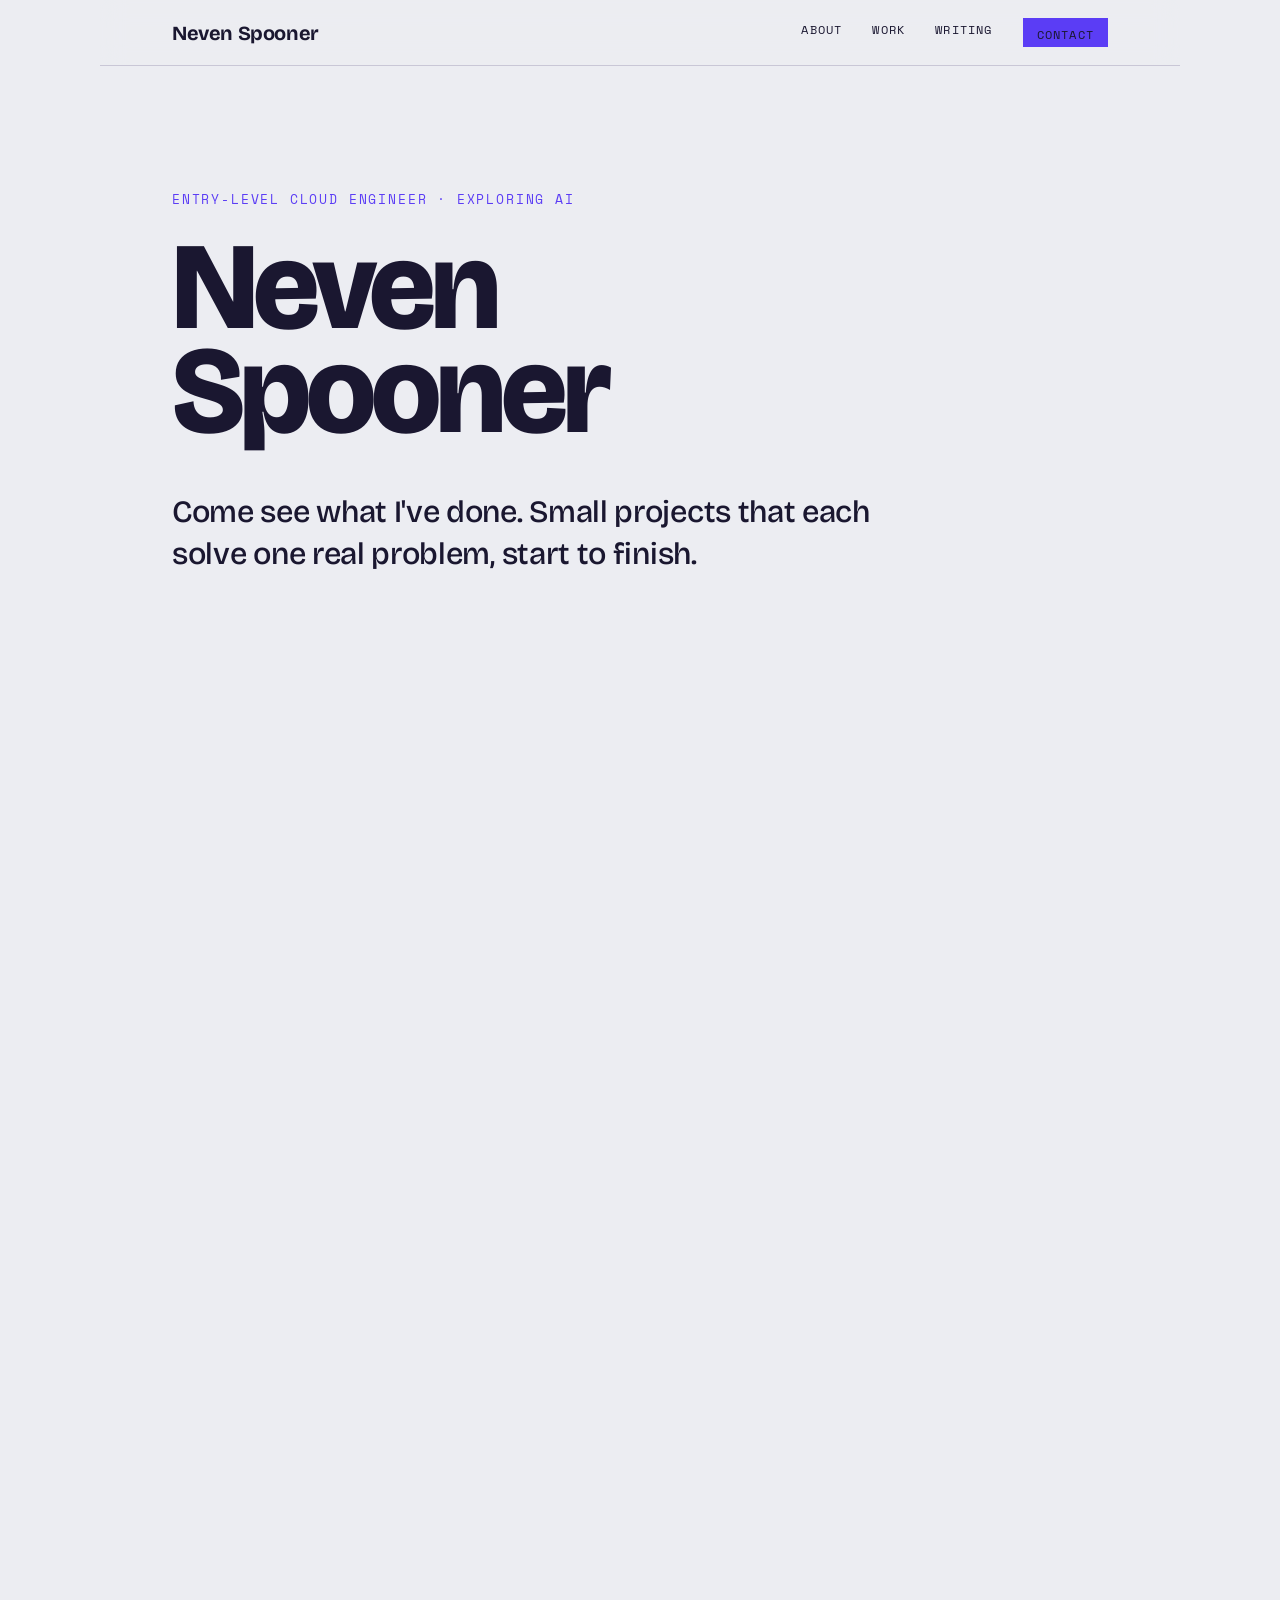
<file: index.html>
<!DOCTYPE html>
<html lang="en">
<head>
  <meta charset="UTF-8">
  <meta name="viewport" content="width=device-width, initial-scale=1.0">
  <title>Neven Spooner · Cloud Engineer</title>
  <meta name="description" content="Neven Spooner, entry-level cloud engineer building small projects on AWS.">
  <link rel="preconnect" href="https://fonts.googleapis.com">
  <link rel="preconnect" href="https://fonts.gstatic.com" crossorigin>
  <link href="https://fonts.googleapis.com/css2?family=Bricolage+Grotesque:opsz,wght@12..96,400..800&family=Hanken+Grotesk:wght@400;500;600;700&family=Space+Mono:wght@400;700&display=swap" rel="stylesheet">
  <link rel="icon" type="image/svg+xml" href="favicon.svg">
  <link rel="stylesheet" href="styles.css">
</head>
<body>
  <div class="page">

    <nav class="nav">
      <a class="nav__brand" href="#top">Neven Spooner</a>
      <div class="nav__links">
        <a href="#about" data-nav="about">ABOUT</a>
        <a href="#work" data-nav="work">WORK</a>
        <a href="#writing" data-nav="writing">WRITING</a>
        <a class="nav__cta" href="#contact">CONTACT</a>
      </div>
    </nav>

    <header class="hero" id="top">
      <p class="kicker">ENTRY-LEVEL CLOUD ENGINEER · EXPLORING AI</p>
      <h1>Neven<br>Spooner</h1>
      <p class="hero__lede">Come see what I've done. Small projects that each solve one real problem, start to finish.</p>
    </header>

    <section class="section about" id="about">
      <p class="kicker section__kicker">ABOUT</p>
      <div class="about__grid">
        <div>
          <p class="about__lead">I signed up to break into systems and came away wanting to build them instead. Cybersecurity taught me how things fail; the cloud lets me design something, ship it, and watch it run. Now I'm delving into AI.</p>
          <p class="about__sub">Off the page: volleyball, music, and arts &amp; crafts. Different materials, same instinct, make the thing.</p>
        </div>
        <!-- Replace the placeholder with your own photo:
             <div class="photo"><img src="assets/neven-spooner.jpg" alt="Neven Spooner"></div> -->
        <div class="photo">your photo here</div>
      </div>
    </section>

    <section class="section work" id="work">
      <p class="kicker section__kicker">SELECTED WORK</p>
      <h2>Things I've built.</h2>
      <!-- Rendered from data/projects.json by main.js -->
      <div id="work-list"></div>
    </section>

    <section class="section writing" id="writing">
      <p class="kicker section__kicker">WRITING</p>
      <h2>Field notes.</h2>
      <p class="writing__intro">Longer write-ups on what building the projects above actually taught me.</p>
      <!-- Rendered from data/posts.json by main.js -->
      <div id="writing-list"></div>
    </section>

    <footer class="contact" id="contact">
      <p class="kicker section__kicker">GET IN TOUCH</p>
      <h2>Let's talk.</h2>
      <p>Open to entry-level cloud &amp; AI roles. Email is the fastest way to reach me, I answer everything.</p>
      <a class="contact__email" href="mailto:nevenspooner03@gmail.com">nevenspooner03@gmail.com</a>
      <div class="contact__links">
        <a href="https://github.com/nsepvo">github.com/nsepvo ↗</a>
        <a href="https://www.linkedin.com/in/neven-spooner/">linkedin.com/in/neven-spooner ↗</a>
      </div>
    </footer>

  </div>

  <script src="main.js"></script>
</body>
</html>
</file>
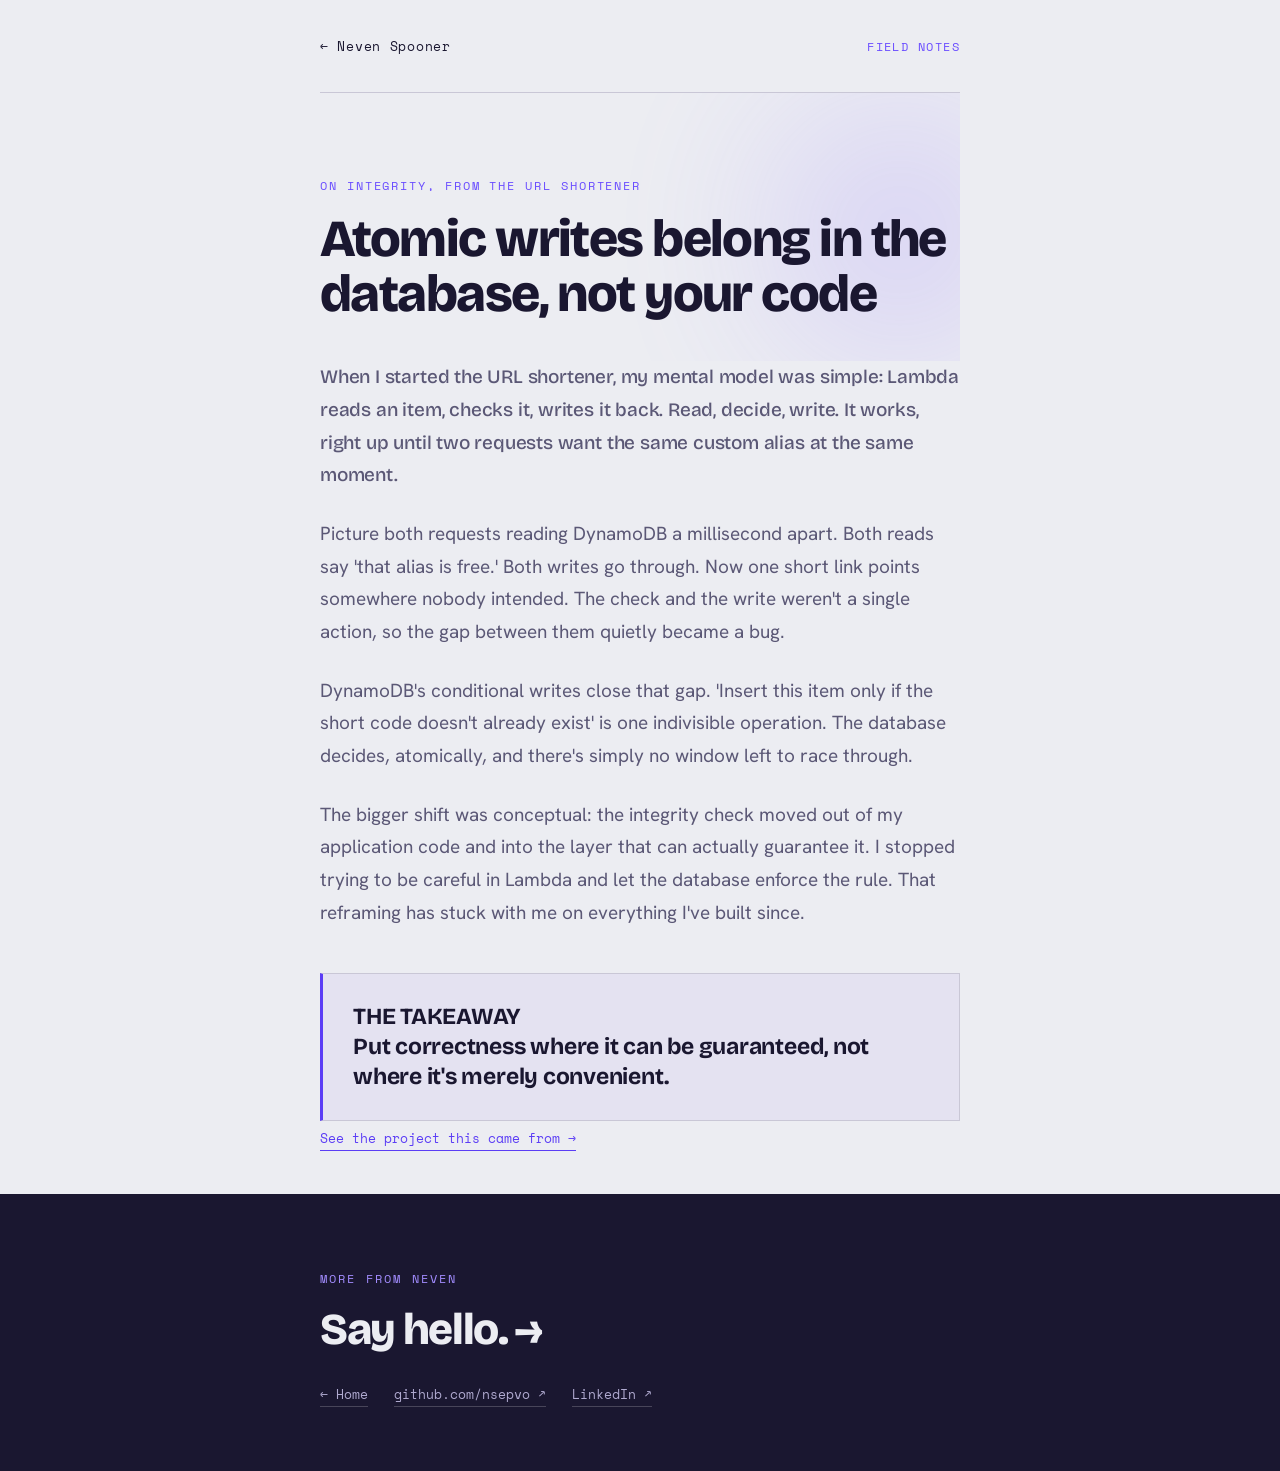
<file: post.html>
<!DOCTYPE html>
<html lang="en">
<head>
  <meta charset="UTF-8">
  <meta name="viewport" content="width=device-width, initial-scale=1.0">
  <title>Neven Spooner</title>
  <meta name="description" content="Field note by Neven Spooner.">
  <link rel="preconnect" href="https://fonts.googleapis.com">
  <link rel="preconnect" href="https://fonts.gstatic.com" crossorigin>
  <link href="https://fonts.googleapis.com/css2?family=Bricolage+Grotesque:opsz,wght@12..96,400..800&family=Hanken+Grotesk:wght@400;500;600;700&family=Space+Mono:wght@400;700&display=swap" rel="stylesheet">
  <link rel="icon" type="image/svg+xml" href="favicon.svg">
  <link rel="stylesheet" href="styles.css">
</head>
<body>

  <!-- Populated from data/posts.json (via ?post=slug) by main.js -->
  <main class="doc doc--narrow" id="post-root"></main>

  <footer class="doc-footer doc-footer--narrow">
    <div class="doc-footer__inner">
      <p class="doc-footer__label">MORE FROM NEVEN</p>
      <a class="doc-footer__big" href="mailto:nevenspooner03@gmail.com">Say hello. →</a>
      <div class="doc-footer__links">
        <a href="index.html">← Home</a>
        <a href="https://github.com/nsepvo">github.com/nsepvo ↗</a>
        <a href="https://www.linkedin.com/in/neven-spooner/">LinkedIn ↗</a>
      </div>
    </div>
  </footer>

  <script src="main.js"></script>
</body>
</html>
</file>
<file: styles.css>
/* nevenspooner.com styles
   Type: Bricolage Grotesque (display), Hanken Grotesk (body), Space Mono (labels) */

:root {
  --bg: #ECEDF2;
  --ink: #1A1730;
  --muted: #5B5876;
  --muted-soft: #9795AB;
  --accent: #5B3DF5;
  --accent-soft: #6A4DFF;
  --line: #C9C7D6;
  --line-soft: #D3D2DE;
  --tint: #E4E2F1;
  --tint-line: #CFCCE6;
  --surface: #FFFFFF;
  --ink-bg: #1A1730;
  --ink-bg-text: #ECEDF2;
  --ink-bg-muted: #B0AAD0;
  --ink-bg-accent: #A38DFF;

  --display: 'Bricolage Grotesque', sans-serif;
  --body: 'Hanken Grotesk', system-ui, sans-serif;
  --mono: 'Space Mono', monospace;
}

* { box-sizing: border-box; }

html { scroll-behavior: smooth; }

body {
  margin: 0;
  background: var(--bg);
  color: var(--ink);
  font-family: var(--body);
  -webkit-font-smoothing: antialiased;
}

a { color: inherit; }

.page {
  max-width: 1080px;
  margin: 0 auto;
  background: var(--bg);
}

/* ---------- Navigation ---------- */

.nav {
  position: sticky;
  top: 0;
  z-index: 30;
  display: flex;
  justify-content: space-between;
  align-items: center;
  padding: 18px 72px;
  background: rgba(236, 237, 242, 0.86);
  backdrop-filter: blur(12px);
  border-bottom: 1px solid var(--line);
}

.nav__brand {
  font-family: var(--display);
  font-weight: 700;
  font-size: 20px;
  letter-spacing: -0.02em;
  text-decoration: none;
  color: var(--ink);
}

.nav__links {
  display: flex;
  align-items: center;
  gap: 30px;
  font-family: var(--mono);
  font-size: 12px;
  letter-spacing: 0.1em;
}

.nav__links a {
  color: var(--ink);
  text-decoration: none;
  padding-bottom: 4px;
  border-bottom: 2px solid transparent;
  transition: color 0.15s, border-color 0.15s;
}

.nav__links a:hover { color: var(--accent); }

.nav__links a.is-active {
  color: var(--accent);
  border-color: var(--accent);
}

.nav__cta {
  color: #fff;
  background: var(--accent);
  padding: 8px 14px;
  border-bottom: none !important;
}

.nav__cta:hover { color: #fff; }

/* ---------- Hero ---------- */

.hero { padding: 110px 72px 130px; }

.kicker {
  font-family: var(--mono);
  font-size: 13px;
  letter-spacing: 0.14em;
  color: var(--accent);
}

.hero h1 {
  font-family: var(--display);
  font-weight: 800;
  font-size: 124px;
  line-height: 0.84;
  letter-spacing: -0.04em;
  margin: 26px 0 0;
}

.hero__lede {
  font-family: var(--display);
  font-weight: 500;
  font-size: 31px;
  line-height: 1.35;
  letter-spacing: -0.01em;
  max-width: 720px;
  margin: 48px 0 0;
}

/* ---------- Section reveal (Apple-style pop in/out) ---------- */

.reveal {
  opacity: 0;
  transform: translateY(48px);
  transition: opacity 0.8s cubic-bezier(0.16, 0.84, 0.44, 1),
              transform 0.8s cubic-bezier(0.16, 0.84, 0.44, 1);
  will-change: opacity, transform;
}

.reveal.is-in {
  opacity: 1;
  transform: none;
}

@media (prefers-reduced-motion: reduce) {
  .reveal { opacity: 1; transform: none; transition: none; }
}

/* ---------- Sections ---------- */

.section { padding: 100px 72px; }

.section h2 {
  font-family: var(--display);
  font-weight: 800;
  font-size: 56px;
  letter-spacing: -0.03em;
  margin: 0 0 40px;
}

.section__kicker { font-size: 12px; letter-spacing: 0.16em; }

/* About */

.about .section__kicker { margin-bottom: 44px; }

.about__grid {
  display: grid;
  grid-template-columns: 1.35fr 1fr;
  gap: 64px;
  align-items: start;
}

.about__lead { font-size: 24px; line-height: 1.6; margin: 0 0 24px; }
.about__sub { font-size: 19px; line-height: 1.64; color: var(--muted); margin: 0; }

.photo {
  width: 100%;
  height: 320px;
  border: 1px solid var(--line);
  background: var(--surface);
  display: grid;
  place-items: center;
  color: var(--muted-soft);
  font-family: var(--mono);
  font-size: 13px;
  letter-spacing: 0.06em;
}

.photo img { width: 100%; height: 100%; object-fit: cover; display: block; }

/* Work */

.work .section__kicker { margin-bottom: 14px; }

.work-item {
  display: block;
  padding: 34px 0;
  border-bottom: 1px solid var(--line-soft);
  text-decoration: none;
  color: var(--ink);
  transition: padding-left 0.18s;
}

.work-item:hover { padding-left: 14px; }

.work-item__row {
  display: flex;
  justify-content: space-between;
  align-items: baseline;
  gap: 24px;
}

.work-item h3 {
  font-family: var(--display);
  font-weight: 700;
  font-size: 36px;
  letter-spacing: -0.025em;
  margin: 0;
}

.work-item__cta {
  font-family: var(--mono);
  font-size: 13px;
  color: var(--accent);
  white-space: nowrap;
}

.work-item p {
  font-size: 18px;
  line-height: 1.55;
  color: var(--muted);
  margin: 14px 0 0;
  max-width: 660px;
}

.work-item__stack {
  font-family: var(--mono);
  font-size: 12px;
  color: var(--muted-soft);
  margin-top: 16px;
}

/* Writing */

.writing { background: var(--tint); }
.writing .section__kicker { margin-bottom: 14px; }
.writing h2 { margin: 0 0 8px; }

.writing__intro {
  font-size: 18px;
  color: var(--muted);
  margin: 0 0 40px;
  max-width: 520px;
}

.note {
  display: block;
  padding: 30px 0;
  border-top: 1px solid var(--tint-line);
  text-decoration: none;
  color: var(--ink);
  transition: opacity 0.15s;
}

.note:hover { opacity: 0.62; }

.note__row {
  display: flex;
  justify-content: space-between;
  align-items: baseline;
  gap: 24px;
}

.note h3 {
  font-family: var(--display);
  font-weight: 600;
  font-size: 26px;
  letter-spacing: -0.015em;
  margin: 0;
  max-width: 660px;
}

.note__cta {
  font-family: var(--mono);
  font-size: 12px;
  color: var(--accent);
  white-space: nowrap;
}

.note__teaser { font-size: 16px; color: var(--muted); margin-top: 8px; }

/* ---------- Contact / footer ---------- */

.contact {
  background: var(--ink-bg);
  color: var(--ink-bg-text);
  padding: 110px 72px;
}

.contact .section__kicker { color: var(--ink-bg-accent); margin-bottom: 16px; }

.contact h2 {
  font-family: var(--display);
  font-weight: 800;
  font-size: 70px;
  letter-spacing: -0.03em;
  margin: 0 0 10px;
}

.contact p {
  color: var(--ink-bg-muted);
  font-size: 18px;
  max-width: 520px;
  margin: 0 0 34px;
}

.contact__email {
  font-family: var(--display);
  font-weight: 700;
  font-size: 42px;
  letter-spacing: -0.02em;
  color: var(--ink-bg-text);
  text-decoration: none;
  border-bottom: 2px solid var(--ink-bg-accent);
}

.contact__links {
  display: flex;
  gap: 26px;
  margin-top: 34px;
  font-family: var(--mono);
  font-size: 13px;
  color: var(--ink-bg-muted);
}

.contact__links a {
  color: var(--ink-bg-muted);
  text-decoration: none;
  border-bottom: 1px solid rgba(255, 255, 255, 0.2);
  padding-bottom: 2px;
}

/* ---------- Article pages (projects + writing) ---------- */

.doc { max-width: 900px; margin: 0 auto; padding: 0 40px; }
.doc--narrow { max-width: 720px; }

.doc__bar {
  display: flex;
  justify-content: space-between;
  align-items: center;
  padding: 36px 0;
  border-bottom: 1px solid var(--line);
  font-family: var(--mono);
  font-size: 12px;
  letter-spacing: 0.06em;
}

.doc__back { color: var(--ink); text-decoration: none; font-size: 13px; }
.doc__tag { color: var(--accent-soft); letter-spacing: 0.12em; }

.doc__header {
  padding: 72px 0 48px;
  border-bottom: 1px solid var(--line);
  position: relative;
  overflow: hidden;
}

.doc__header--narrow { padding: 72px 0 40px; border-bottom: none; }

.glow {
  position: absolute;
  top: 20px;
  right: -60px;
  width: 240px;
  height: 240px;
  border-radius: 50%;
  filter: blur(90px);
  background: #8A6DFF;
  opacity: 0.24;
}

.doc__kicker {
  position: relative;
  font-family: var(--mono);
  font-size: 12px;
  letter-spacing: 0.16em;
  color: var(--accent-soft);
}

.doc__header h1 {
  position: relative;
  font-family: var(--display);
  font-weight: 800;
  font-size: 66px;
  line-height: 0.98;
  letter-spacing: -0.03em;
  margin: 16px 0 0;
}

.doc__header--narrow h1 { font-size: 52px; line-height: 1.05; margin-top: 18px; }

.doc__tagline {
  position: relative;
  font-size: 22px;
  line-height: 1.5;
  color: var(--muted);
  max-width: 680px;
  margin: 24px 0 0;
}

.doc__actions { position: relative; display: flex; gap: 14px; margin-top: 32px; }

.btn {
  font-family: var(--mono);
  font-size: 13px;
  padding: 12px 20px;
  border: 1px solid var(--line);
  color: var(--ink);
  text-decoration: none;
}

.btn--live {
  background: var(--accent);
  color: #fff;
  border-color: var(--accent);
  font-weight: 700;
}

.doc-section { padding: 56px 0; border-bottom: 1px solid var(--line); }
.doc-section:last-of-type { border-bottom: none; }

.doc-section__label {
  font-family: var(--mono);
  font-size: 12px;
  letter-spacing: 0.16em;
  color: var(--accent-soft);
  margin-bottom: 28px;
}

.doc__overview {
  font-family: var(--display);
  font-weight: 500;
  font-size: 27px;
  line-height: 1.45;
  letter-spacing: -0.01em;
  margin: 0;
}

.stack__row {
  display: grid;
  grid-template-columns: 230px 1fr;
  gap: 24px;
  padding: 18px 0;
  border-top: 1px solid var(--line);
  align-items: baseline;
}

.stack__name {
  font-family: var(--display);
  font-weight: 700;
  font-size: 20px;
  color: var(--accent);
}

.stack__role { font-size: 17px; line-height: 1.5; color: var(--muted); }

.flow__group { margin-bottom: 32px; }
.flow__group:last-child { margin-bottom: 0; }

.flow__group h3 {
  font-family: var(--display);
  font-weight: 700;
  font-size: 22px;
  margin: 0 0 18px;
}

.flow__step {
  display: grid;
  grid-template-columns: 44px 1fr;
  gap: 18px;
  padding: 12px 0;
  align-items: baseline;
}

.flow__num { font-family: var(--mono); font-size: 13px; color: var(--accent); }
.flow__text { font-size: 17px; line-height: 1.5; }

.decisions {
  display: grid;
  grid-template-columns: 1fr 1fr;
  gap: 2px;
  background: var(--line);
  border: 1px solid var(--line);
}

.decision { background: var(--surface); padding: 26px 24px; }

.decision__title {
  font-family: var(--display);
  font-weight: 700;
  font-size: 19px;
  margin-bottom: 8px;
  color: var(--accent);
}

.decision__body { font-size: 16px; line-height: 1.55; color: var(--muted); }

.learning { padding: 22px 0; border-top: 1px solid var(--line); }

.learning__title {
  font-family: var(--display);
  font-weight: 700;
  font-size: 22px;
  letter-spacing: -0.01em;
  margin-bottom: 8px;
}

.learning__body { font-size: 17px; line-height: 1.55; color: var(--muted); max-width: 720px; }

.next { display: flex; flex-wrap: wrap; gap: 10px; }

.next span {
  font-size: 16px;
  padding: 10px 16px;
  border: 1px solid var(--line);
  color: var(--muted);
}

/* Writing article body */

.post__lead {
  font-family: var(--display);
  font-weight: 500;
  font-size: 24px;
  line-height: 1.5;
  letter-spacing: -0.01em;
  margin: 40px 0 32px;
}

.post p { font-size: 19px; line-height: 1.72; color: var(--muted); margin: 0 0 26px; }

.takeaway {
  margin-top: 44px;
  padding: 28px 30px;
  background: var(--tint);
  border: 1px solid var(--line);
  border-left: 3px solid var(--accent);
}

.takeaway__label {
  font-family: var(--mono);
  font-size: 11px;
  letter-spacing: 0.14em;
  color: var(--accent-soft);
  margin-bottom: 10px;
}

.takeaway p {
  font-family: var(--display);
  font-weight: 700;
  font-size: 23px;
  line-height: 1.3;
  letter-spacing: -0.01em;
  color: var(--ink);
  margin: 0;
}

.post__more { margin-top: 36px; }

.post__more a {
  font-family: var(--mono);
  font-size: 13px;
  color: var(--accent);
  text-decoration: none;
  border-bottom: 1px solid var(--accent);
  padding-bottom: 2px;
}

/* Article footer */

.doc-footer { background: var(--ink-bg); color: var(--ink-bg-text); margin-top: 40px; }
.doc-footer__inner { max-width: 900px; margin: 0 auto; padding: 72px 40px; }
.doc-footer--narrow .doc-footer__inner { max-width: 720px; padding: 64px 40px; }

.doc-footer__label {
  font-family: var(--mono);
  font-size: 12px;
  letter-spacing: 0.18em;
  color: var(--ink-bg-accent);
  margin-bottom: 16px;
}

.doc-footer__big {
  font-family: var(--display);
  font-weight: 800;
  font-size: 44px;
  letter-spacing: -0.03em;
  color: var(--ink-bg-text);
  text-decoration: none;
}

.doc-footer__links {
  display: flex;
  gap: 26px;
  margin-top: 28px;
  font-family: var(--mono);
  font-size: 13px;
  color: var(--ink-bg-muted);
}

.doc-footer__links a {
  color: var(--ink-bg-muted);
  text-decoration: none;
  border-bottom: 1px solid rgba(255, 255, 255, 0.2);
  padding-bottom: 2px;
}

/* ---------- Responsive ---------- */

@media (max-width: 900px) {
  .nav { padding: 16px 24px; }
  .nav__links { gap: 18px; }
  .hero { padding: 72px 24px 84px; }
  .hero h1 { font-size: 68px; }
  .hero__lede { font-size: 24px; }
  .section { padding: 64px 24px; }
  .section h2 { font-size: 40px; }
  .about__grid { grid-template-columns: 1fr; gap: 36px; }
  .contact { padding: 72px 24px; }
  .contact h2 { font-size: 48px; }
  .contact__email { font-size: 30px; }
  .doc, .doc-footer__inner { padding-left: 24px; padding-right: 24px; }
  .doc__header h1 { font-size: 46px; }
  .decisions { grid-template-columns: 1fr; }
  .stack__row { grid-template-columns: 1fr; gap: 6px; }
}
</file>
